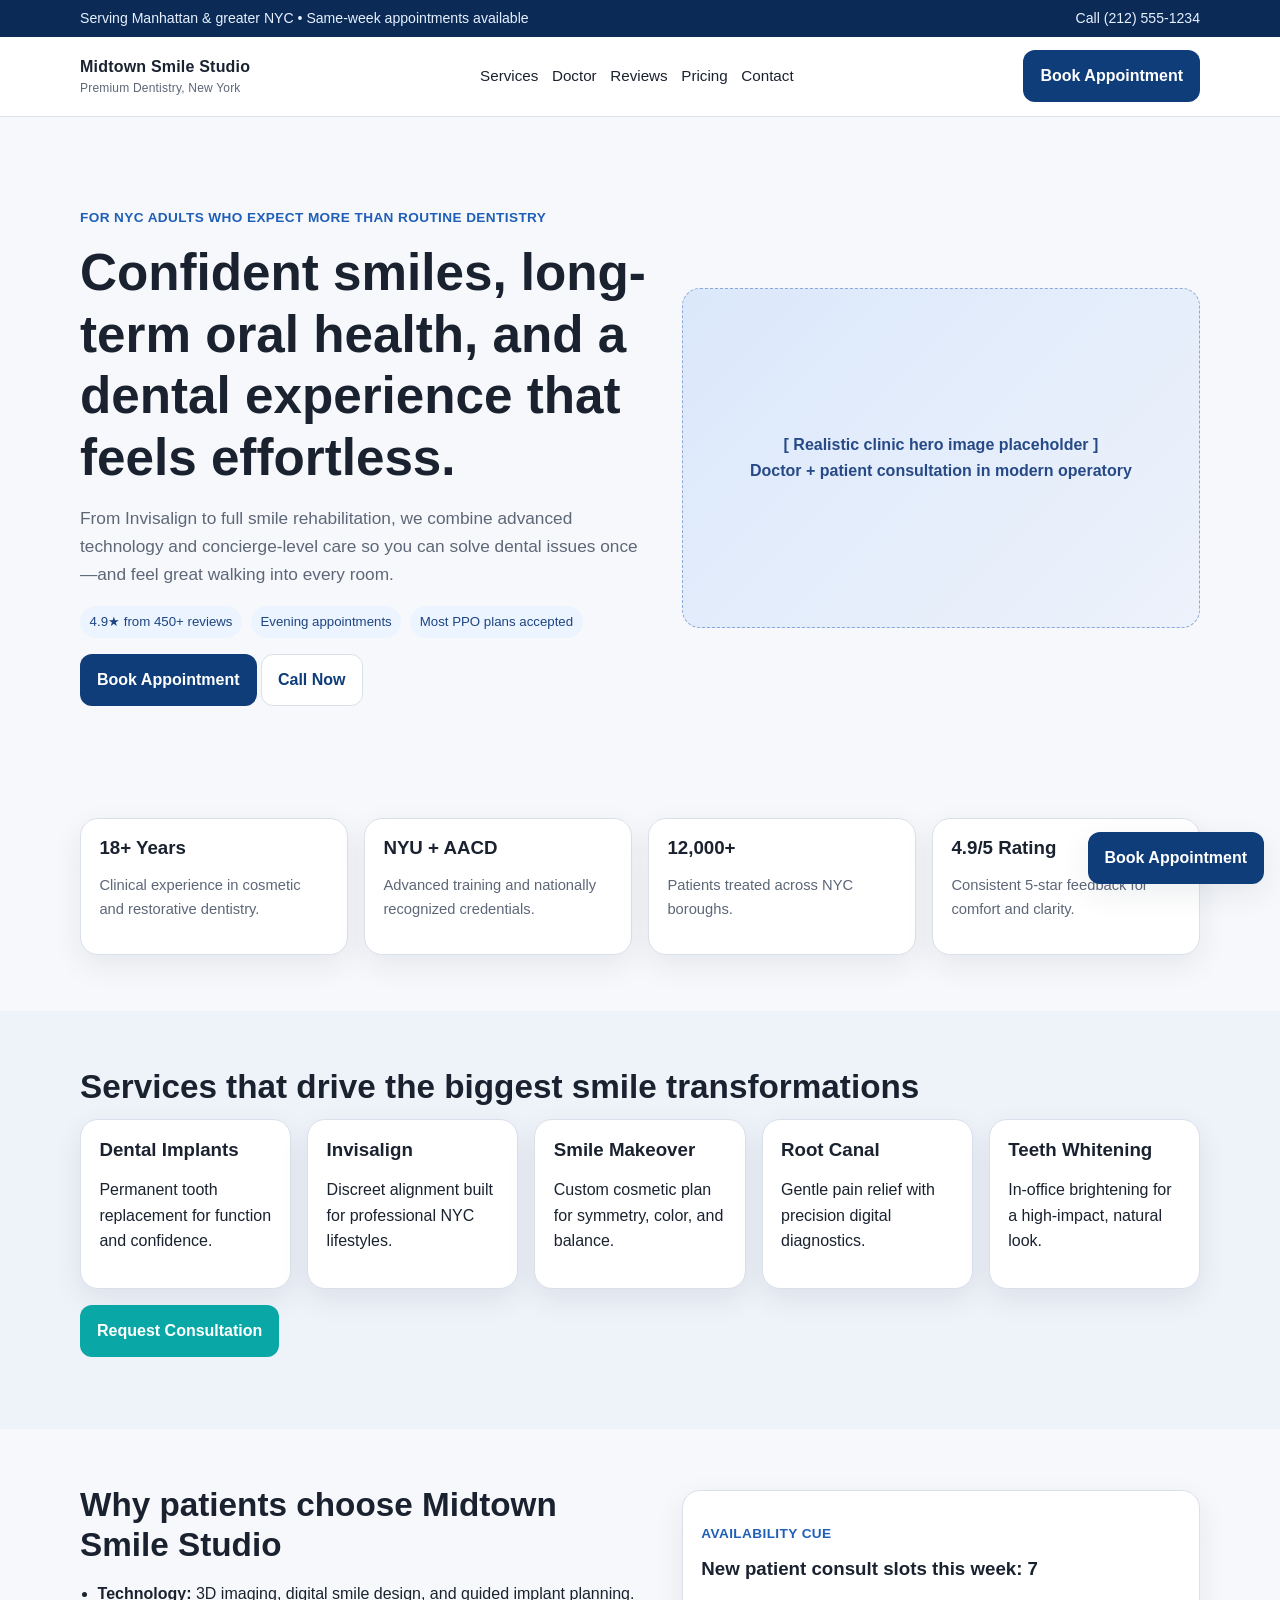
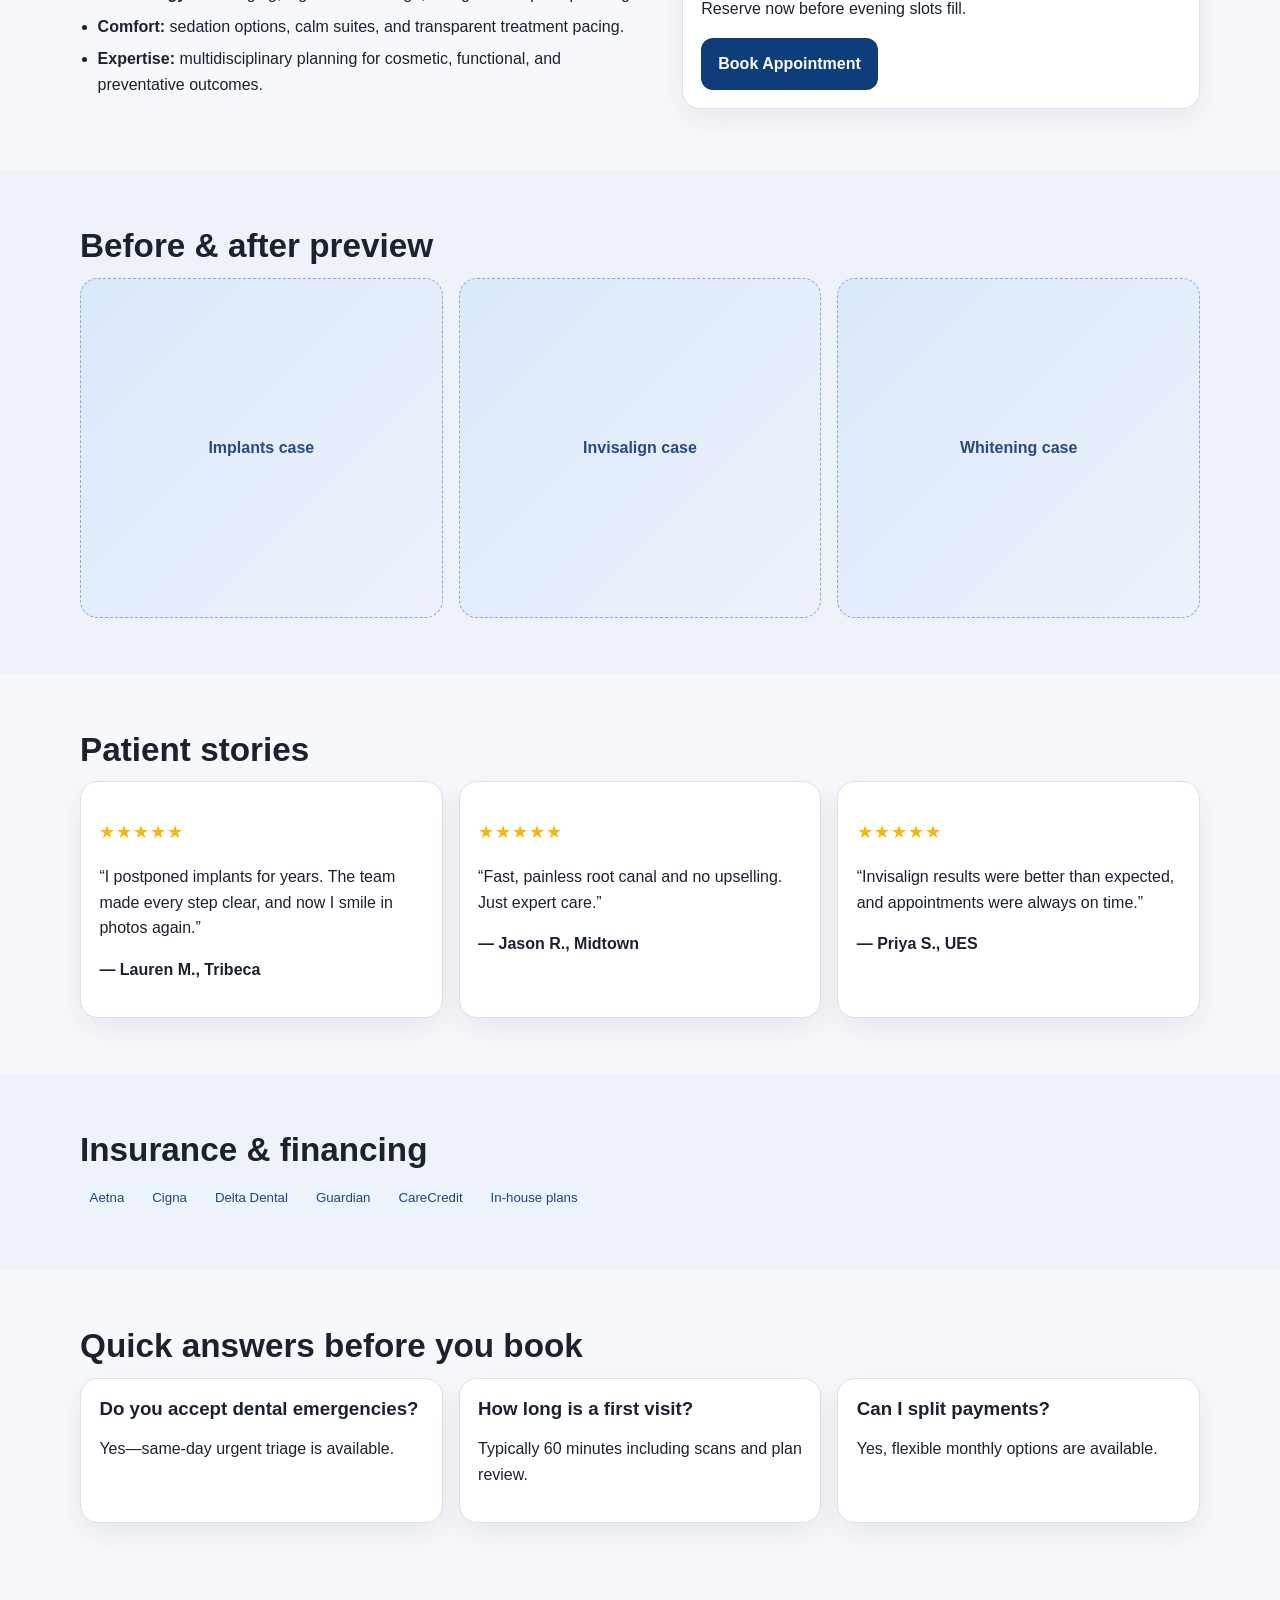
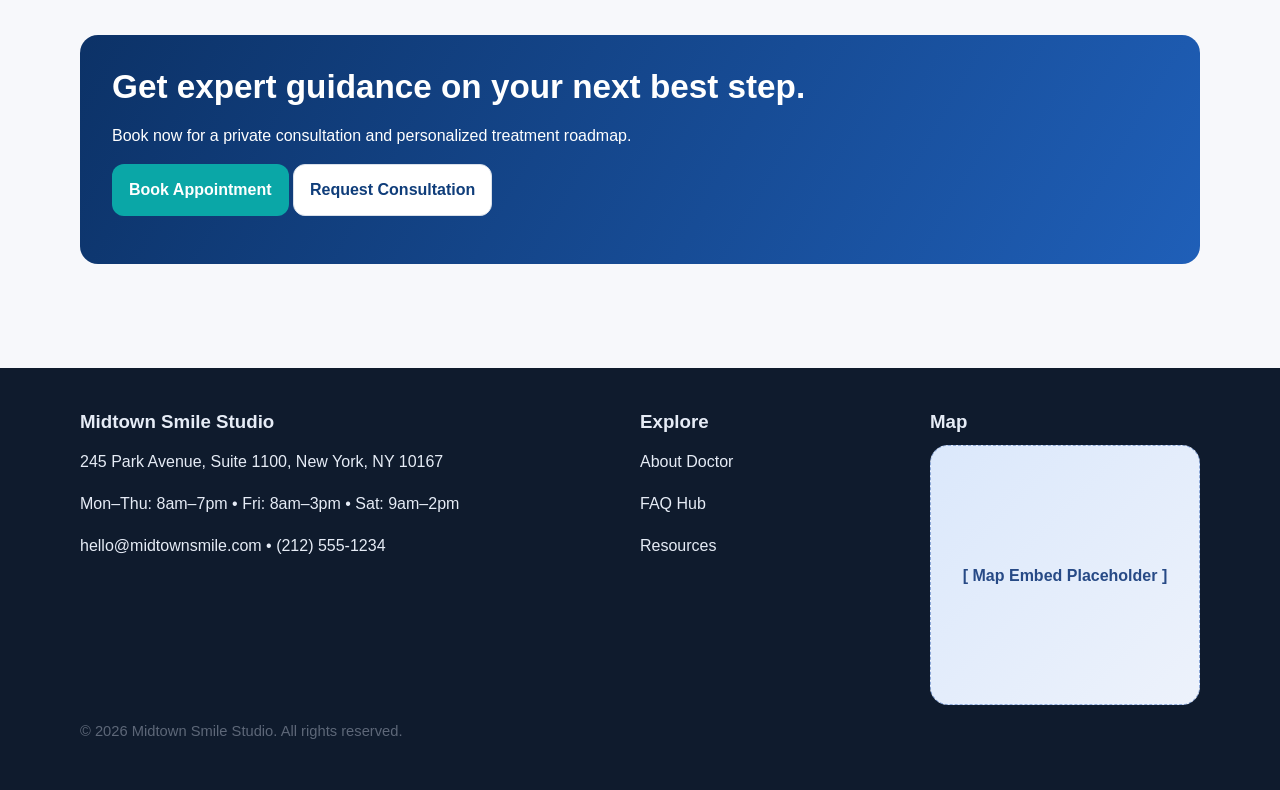
<file: index.html>
<!doctype html>
<html lang="en">
<head>
  <meta charset="UTF-8" />
  <meta name="viewport" content="width=device-width, initial-scale=1.0" />
  <title>Luxury Dental Care NYC | Midtown Modern Dentistry</title>
  <meta name="description" content="Modern, high-trust dental care in New York. Implants, Invisalign, smile makeovers, and preventative care with a comfort-first approach." />
  <link rel="stylesheet" href="styles.css" />
</head>
<body>
  <div class="top-strip"><div class="container"><span>Serving Manhattan & greater NYC • Same-week appointments available</span><a href="tel:+12125551234">Call (212) 555-1234</a></div></div>
  <header>
    <div class="container nav">
      <a class="logo" href="index.html">Midtown Smile Studio<small>Premium Dentistry, New York</small></a>
      <nav class="nav-links">
        <a href="service-template.html">Services</a><a href="about.html">Doctor</a><a href="reviews-gallery.html">Reviews</a><a href="pricing-financing.html">Pricing</a><a href="contact-booking.html">Contact</a>
      </nav>
      <a class="btn btn-primary" href="contact-booking.html">Book Appointment</a>
    </div>
  </header>

  <main>
    <section class="hero">
      <div class="container grid-2">
        <div class="fade-in">
          <p class="kicker">For NYC adults who expect more than routine dentistry</p>
          <h1>Confident smiles, long-term oral health, and a dental experience that feels effortless.</h1>
          <p class="lead">From Invisalign to full smile rehabilitation, we combine advanced technology and concierge-level care so you can solve dental issues once—and feel great walking into every room.</p>
          <div class="badges"><span class="badge">4.9★ from 450+ reviews</span><span class="badge">Evening appointments</span><span class="badge">Most PPO plans accepted</span></div>
          <p><a class="btn btn-primary" href="contact-booking.html">Book Appointment</a> <a class="btn btn-secondary" href="tel:+12125551234">Call Now</a></p>
        </div>
        <div class="placeholder fade-in">[ Realistic clinic hero image placeholder ]<br/>Doctor + patient consultation in modern operatory</div>
      </div>
    </section>

    <section class="section"><div class="container">
      <div class="stats fade-in">
        <article class="card"><h3>18+ Years</h3><p class="note">Clinical experience in cosmetic and restorative dentistry.</p></article>
        <article class="card"><h3>NYU + AACD</h3><p class="note">Advanced training and nationally recognized credentials.</p></article>
        <article class="card"><h3>12,000+</h3><p class="note">Patients treated across NYC boroughs.</p></article>
        <article class="card"><h3>4.9/5 Rating</h3><p class="note">Consistent 5-star feedback for comfort and clarity.</p></article>
      </div></div>
    </section>

    <section class="section section-alt"><div class="container fade-in"><h2>Services that drive the biggest smile transformations</h2>
      <div class="services">
        <article class="card"><h3>Dental Implants</h3><p>Permanent tooth replacement for function and confidence.</p></article>
        <article class="card"><h3>Invisalign</h3><p>Discreet alignment built for professional NYC lifestyles.</p></article>
        <article class="card"><h3>Smile Makeover</h3><p>Custom cosmetic plan for symmetry, color, and balance.</p></article>
        <article class="card"><h3>Root Canal</h3><p>Gentle pain relief with precision digital diagnostics.</p></article>
        <article class="card"><h3>Teeth Whitening</h3><p>In-office brightening for a high-impact, natural look.</p></article>
      </div>
      <p><a class="btn btn-accent" href="service-template.html">Request Consultation</a></p>
    </div></section>

    <section class="section"><div class="container grid-2 fade-in">
      <div><h2>Why patients choose Midtown Smile Studio</h2>
        <ul><li><strong>Technology:</strong> 3D imaging, digital smile design, and guided implant planning.</li><li><strong>Comfort:</strong> sedation options, calm suites, and transparent treatment pacing.</li><li><strong>Expertise:</strong> multidisciplinary planning for cosmetic, functional, and preventative outcomes.</li></ul>
      </div><div class="card"><p class="kicker">Availability cue</p><h3>New patient consult slots this week: 7</h3><p>Reserve now before evening slots fill.</p><a class="btn btn-primary" href="contact-booking.html">Book Appointment</a></div>
    </div></section>

    <section class="section section-alt"><div class="container fade-in"><h2>Before & after preview</h2><div class="gallery"><div class="placeholder">Implants case</div><div class="placeholder">Invisalign case</div><div class="placeholder">Whitening case</div></div></div></section>

    <section class="section"><div class="container fade-in"><h2>Patient stories</h2><div class="reviews"><article class="card"><p class="rating">★★★★★</p><p>“I postponed implants for years. The team made every step clear, and now I smile in photos again.”</p><p><strong>— Lauren M., Tribeca</strong></p></article><article class="card"><p class="rating">★★★★★</p><p>“Fast, painless root canal and no upselling. Just expert care.”</p><p><strong>— Jason R., Midtown</strong></p></article><article class="card"><p class="rating">★★★★★</p><p>“Invisalign results were better than expected, and appointments were always on time.”</p><p><strong>— Priya S., UES</strong></p></article></div></div></section>

    <section class="section section-alt"><div class="container fade-in"><h2>Insurance & financing</h2><div class="badges"><span class="badge">Aetna</span><span class="badge">Cigna</span><span class="badge">Delta Dental</span><span class="badge">Guardian</span><span class="badge">CareCredit</span><span class="badge">In-house plans</span></div></div></section>

    <section class="section"><div class="container fade-in"><h2>Quick answers before you book</h2><div class="faq-grid"><article class="card"><h3>Do you accept dental emergencies?</h3><p>Yes—same-day urgent triage is available.</p></article><article class="card"><h3>How long is a first visit?</h3><p>Typically 60 minutes including scans and plan review.</p></article><article class="card"><h3>Can I split payments?</h3><p>Yes, flexible monthly options are available.</p></article></div></div></section>

    <section class="section"><div class="container cta-band fade-in"><h2>Get expert guidance on your next best step.</h2><p>Book now for a private consultation and personalized treatment roadmap.</p><p><a class="btn btn-accent" href="contact-booking.html">Book Appointment</a> <a class="btn btn-secondary" href="service-template.html">Request Consultation</a></p></div></section>
  </main>

  <footer><div class="container footer-grid">
    <div><h3>Midtown Smile Studio</h3><p>245 Park Avenue, Suite 1100, New York, NY 10167</p><p>Mon–Thu: 8am–7pm • Fri: 8am–3pm • Sat: 9am–2pm</p><p>hello@midtownsmile.com • (212) 555-1234</p></div>
    <div><h3>Explore</h3><p><a href="about.html">About Doctor</a></p><p><a href="faq.html">FAQ Hub</a></p><p><a href="blog.html">Resources</a></p></div>
    <div><h3>Map</h3><div class="placeholder map-placeholder">[ Map Embed Placeholder ]</div></div>
  </div><div class="container"><p class="note">© <span id="year"></span> Midtown Smile Studio. All rights reserved.</p></div></footer>
  <a class="btn btn-primary sticky-book" href="contact-booking.html">Book Appointment</a>
  <script src="script.js"></script>
</body>
</html>
</file>
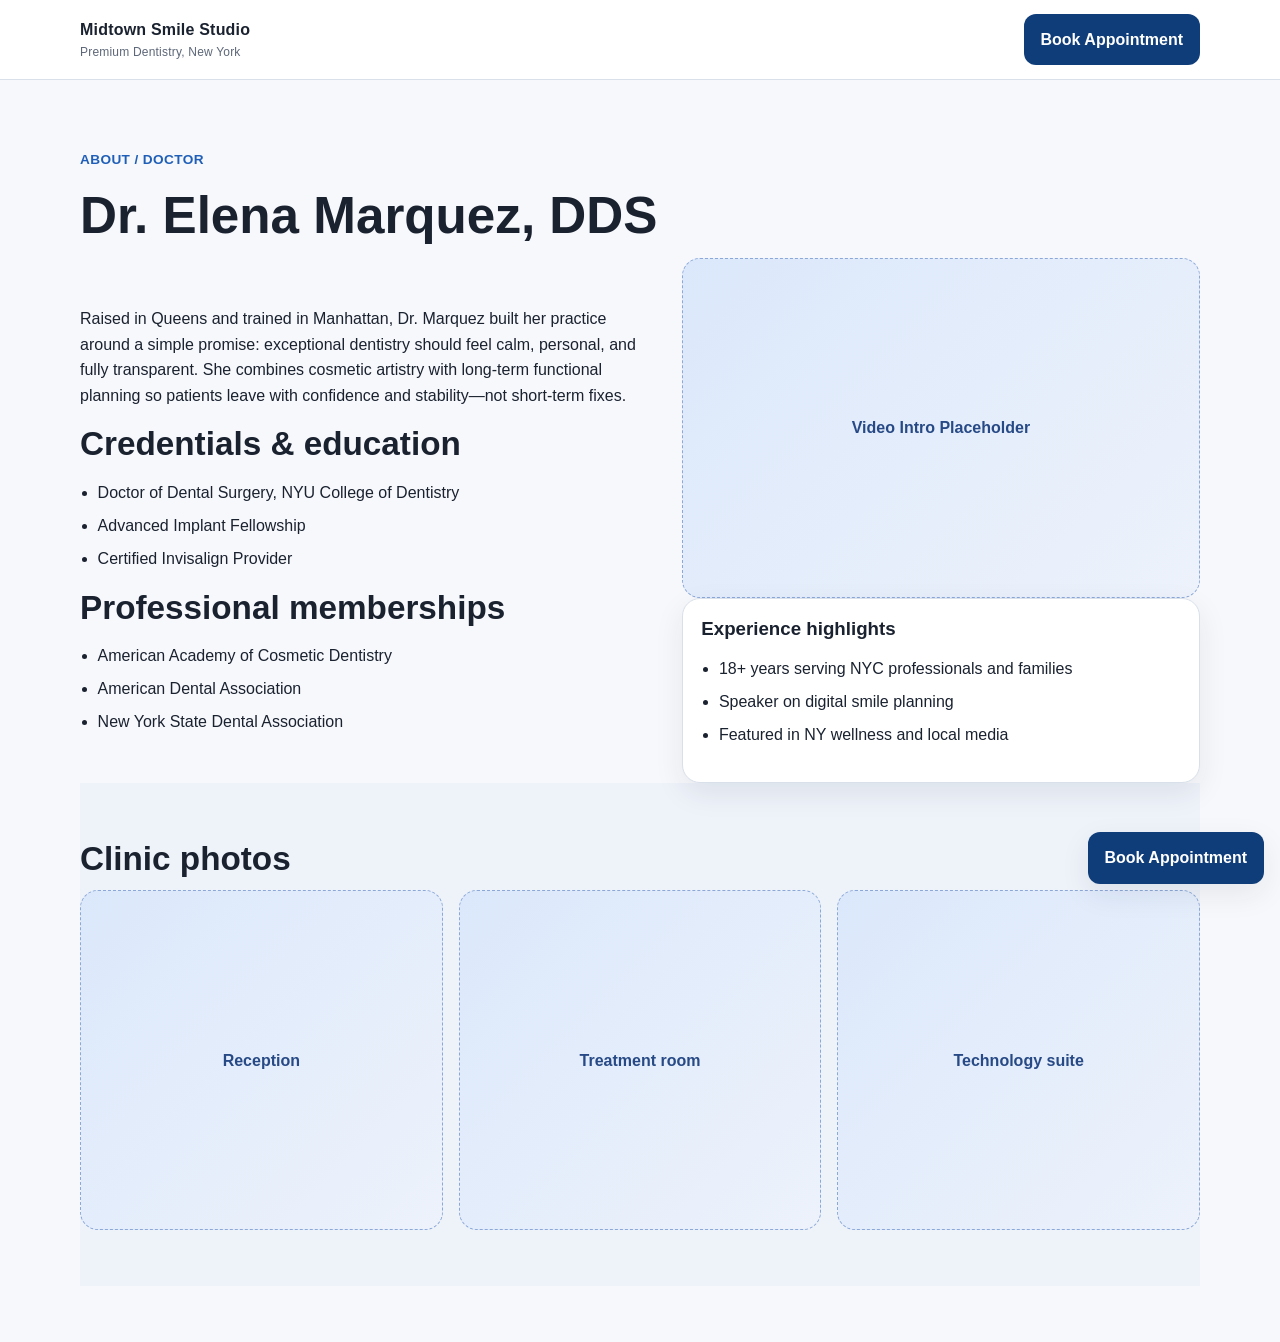
<file: about.html>
<!doctype html><html lang='en'><head><meta charset='UTF-8'><meta name='viewport' content='width=device-width, initial-scale=1.0'><title>About the Doctor | Midtown Smile Studio</title><meta name='description' content='Meet Dr. Elena Marquez: training, philosophy, memberships, and media recognition.'><link rel='stylesheet' href='styles.css'></head><body><header><div class='container nav'><a class='logo' href='index.html'>Midtown Smile Studio<small>Premium Dentistry, New York</small></a><a class='btn btn-primary' href='contact-booking.html'>Book Appointment</a></div></header><main class='section'><div class='container'><p class='kicker'>About / Doctor</p><h1>Dr. Elena Marquez, DDS</h1><div class='grid-2'><div><p>Raised in Queens and trained in Manhattan, Dr. Marquez built her practice around a simple promise: exceptional dentistry should feel calm, personal, and fully transparent. She combines cosmetic artistry with long-term functional planning so patients leave with confidence and stability—not short-term fixes.</p><h2>Credentials & education</h2><ul><li>Doctor of Dental Surgery, NYU College of Dentistry</li><li>Advanced Implant Fellowship</li><li>Certified Invisalign Provider</li></ul><h2>Professional memberships</h2><ul><li>American Academy of Cosmetic Dentistry</li><li>American Dental Association</li><li>New York State Dental Association</li></ul></div><div><div class='placeholder'>Video Intro Placeholder</div><div class='card'><h3>Experience highlights</h3><ul><li>18+ years serving NYC professionals and families</li><li>Speaker on digital smile planning</li><li>Featured in NY wellness and local media</li></ul></div></div></div><section class='section section-alt'><h2>Clinic photos</h2><div class='gallery'><div class='placeholder'>Reception</div><div class='placeholder'>Treatment room</div><div class='placeholder'>Technology suite</div></div></section></div></main><a class='btn btn-primary sticky-book' href='contact-booking.html'>Book Appointment</a><script src='script.js'></script></body></html>
</file>
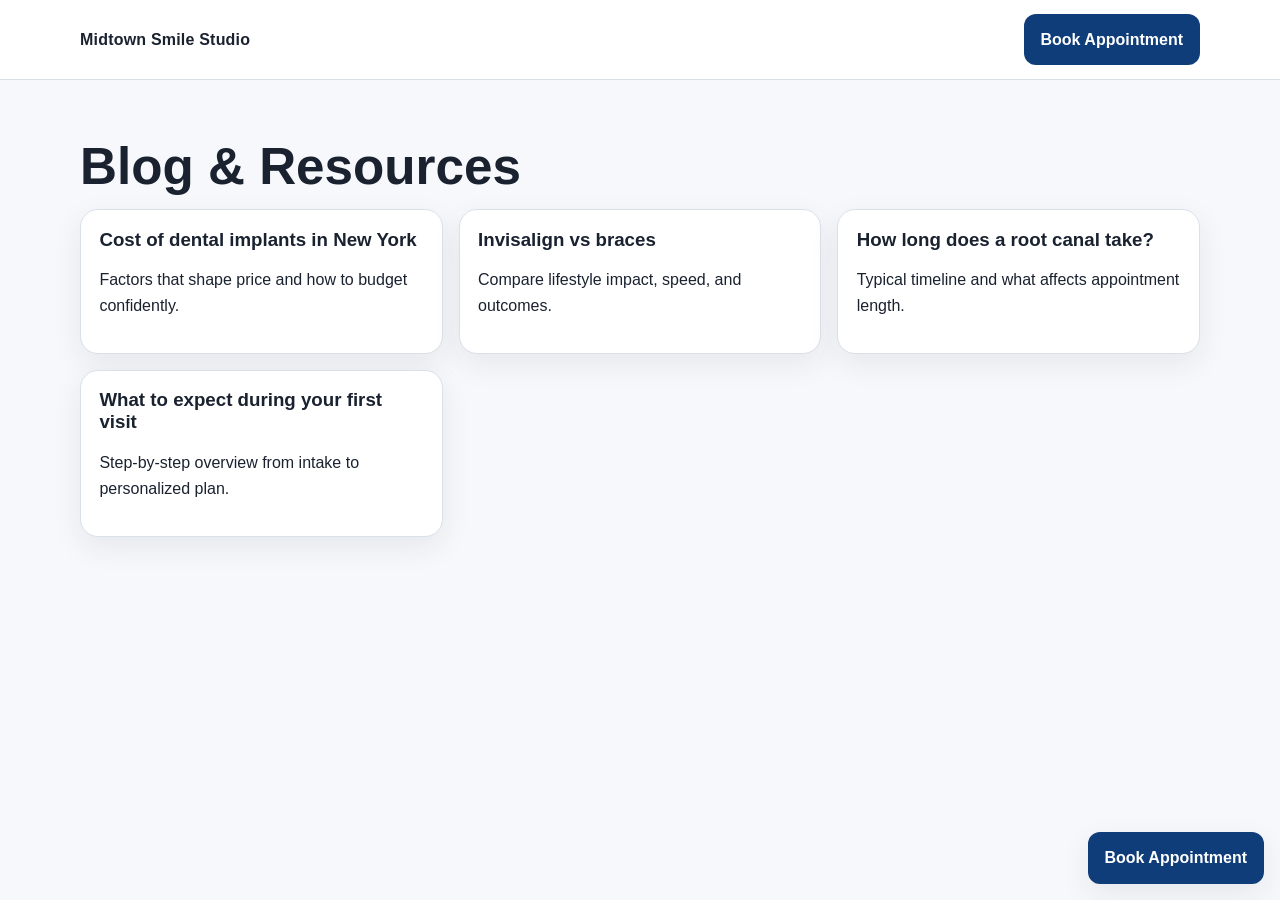
<file: blog.html>
<!doctype html><html lang='en'><head><meta charset='UTF-8'><meta name='viewport' content='width=device-width, initial-scale=1.0'><title>Dental Resources | Midtown Smile Studio</title><meta name='description' content='SEO resource hub with practical dental guides for NYC patients.'><link rel='stylesheet' href='styles.css'></head><body><header><div class='container nav'><a class='logo' href='index.html'>Midtown Smile Studio</a><a class='btn btn-primary' href='contact-booking.html'>Book Appointment</a></div></header><main class='section'><div class='container'><h1>Blog & Resources</h1><div class='blog-grid'><article class='card'><h3>Cost of dental implants in New York</h3><p>Factors that shape price and how to budget confidently.</p></article><article class='card'><h3>Invisalign vs braces</h3><p>Compare lifestyle impact, speed, and outcomes.</p></article><article class='card'><h3>How long does a root canal take?</h3><p>Typical timeline and what affects appointment length.</p></article><article class='card'><h3>What to expect during your first visit</h3><p>Step-by-step overview from intake to personalized plan.</p></article></div></div></main><a class='btn btn-primary sticky-book' href='contact-booking.html'>Book Appointment</a><script src='script.js'></script></body></html>
</file>
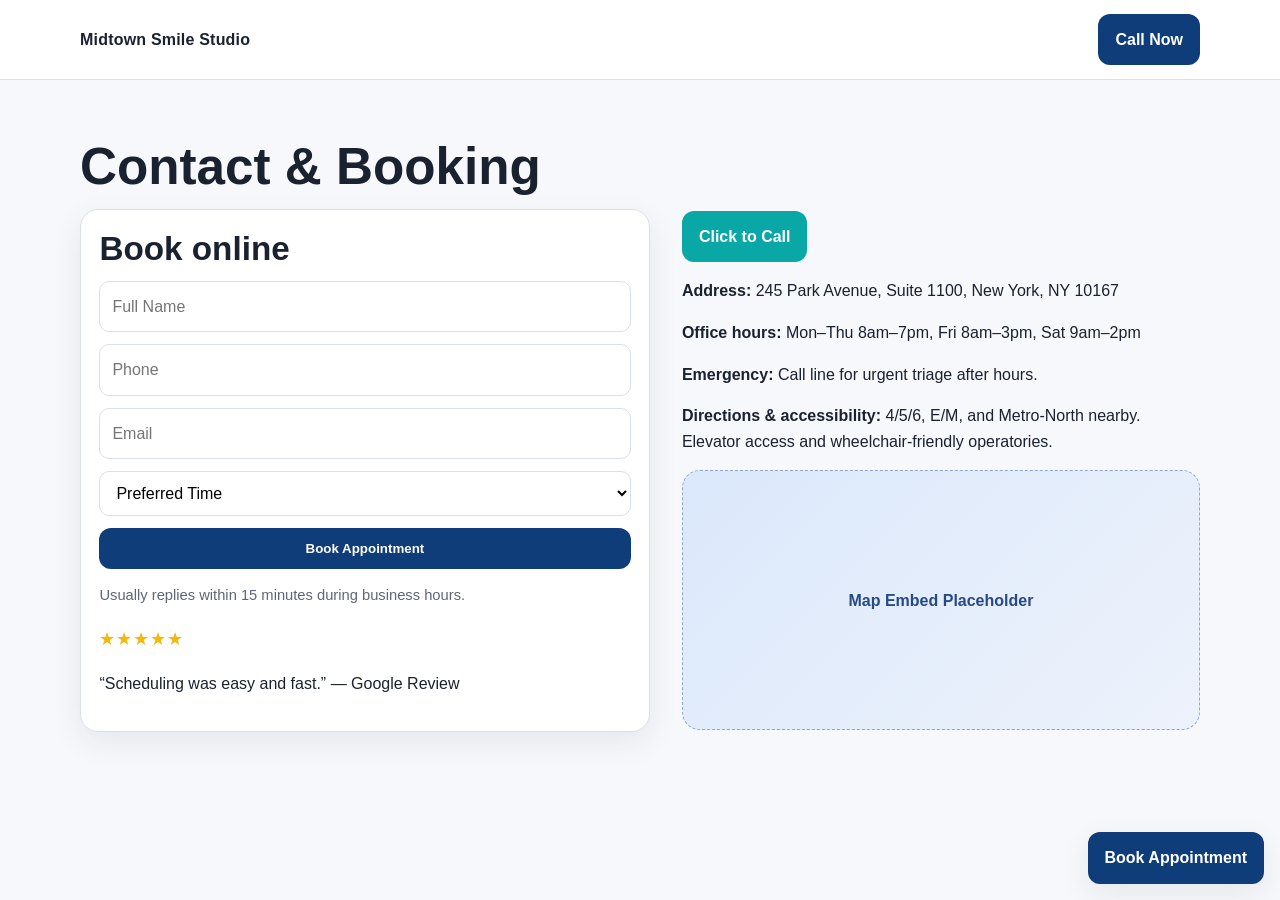
<file: contact-booking.html>
<!doctype html><html lang='en'><head><meta charset='UTF-8'><meta name='viewport' content='width=device-width, initial-scale=1.0'><title>Contact & Booking | Midtown Smile Studio</title><meta name='description' content='Book online, call now, get directions, and view office hours for Midtown Smile Studio in NYC.'><link rel='stylesheet' href='styles.css'></head><body><header><div class='container nav'><a class='logo' href='index.html'>Midtown Smile Studio</a><a class='btn btn-primary' href='tel:+12125551234'>Call Now</a></div></header><main class='section'><div class='container'><h1>Contact & Booking</h1><div class='grid-2'><section class='card'><h2>Book online</h2><form><input placeholder='Full Name' required><input placeholder='Phone' required><input placeholder='Email' type='email' required><select><option>Preferred Time</option><option>Morning</option><option>Midday</option><option>Evening</option></select><button class='btn btn-primary' type='submit'>Book Appointment</button></form><p class='note'>Usually replies within 15 minutes during business hours.</p><p class='rating'>★★★★★</p><p>“Scheduling was easy and fast.” — Google Review</p></section><section><a class='btn btn-accent' href='tel:+12125551234'>Click to Call</a><p><strong>Address:</strong> 245 Park Avenue, Suite 1100, New York, NY 10167</p><p><strong>Office hours:</strong> Mon–Thu 8am–7pm, Fri 8am–3pm, Sat 9am–2pm</p><p><strong>Emergency:</strong> Call line for urgent triage after hours.</p><p><strong>Directions & accessibility:</strong> 4/5/6, E/M, and Metro-North nearby. Elevator access and wheelchair-friendly operatories.</p><div class='placeholder map-placeholder'>Map Embed Placeholder</div></section></div></div></main><a class='btn btn-primary sticky-book' href='contact-booking.html'>Book Appointment</a><script src='script.js'></script></body></html>
</file>
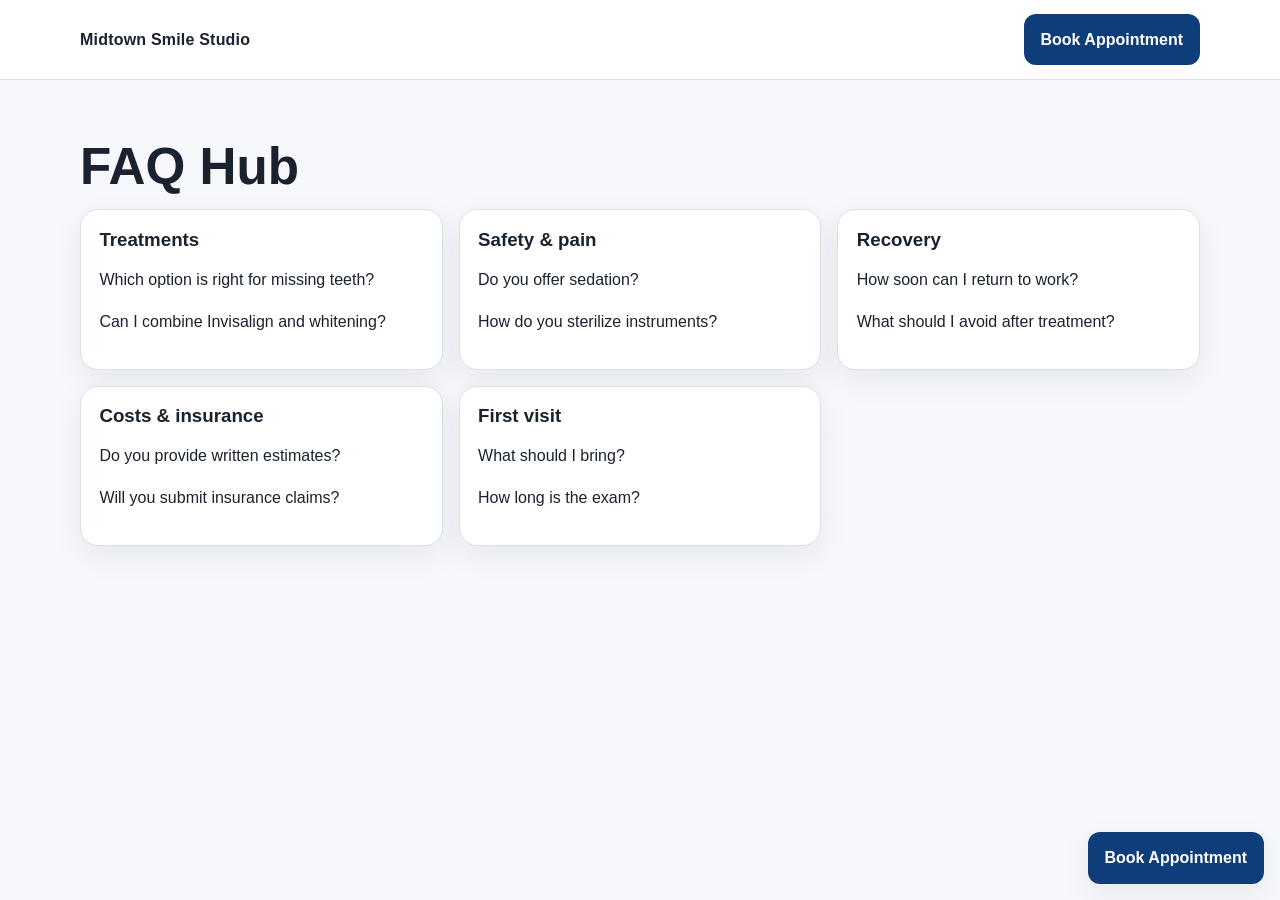
<file: faq.html>
<!doctype html><html lang='en'><head><meta charset='UTF-8'><meta name='viewport' content='width=device-width, initial-scale=1.0'><title>FAQ Hub | Midtown Smile Studio</title><meta name='description' content='Grouped FAQs for treatments, safety, recovery, costs, insurance, and first visits.'><link rel='stylesheet' href='styles.css'></head><body><header><div class='container nav'><a class='logo' href='index.html'>Midtown Smile Studio</a><a class='btn btn-primary' href='contact-booking.html'>Book Appointment</a></div></header><main class='section'><div class='container'><h1>FAQ Hub</h1><div class='faq-grid'><article class='card'><h3>Treatments</h3><p>Which option is right for missing teeth?</p><p>Can I combine Invisalign and whitening?</p></article><article class='card'><h3>Safety & pain</h3><p>Do you offer sedation?</p><p>How do you sterilize instruments?</p></article><article class='card'><h3>Recovery</h3><p>How soon can I return to work?</p><p>What should I avoid after treatment?</p></article><article class='card'><h3>Costs & insurance</h3><p>Do you provide written estimates?</p><p>Will you submit insurance claims?</p></article><article class='card'><h3>First visit</h3><p>What should I bring?</p><p>How long is the exam?</p></article></div></div></main><a class='btn btn-primary sticky-book' href='contact-booking.html'>Book Appointment</a><script src='script.js'></script></body></html>
</file>
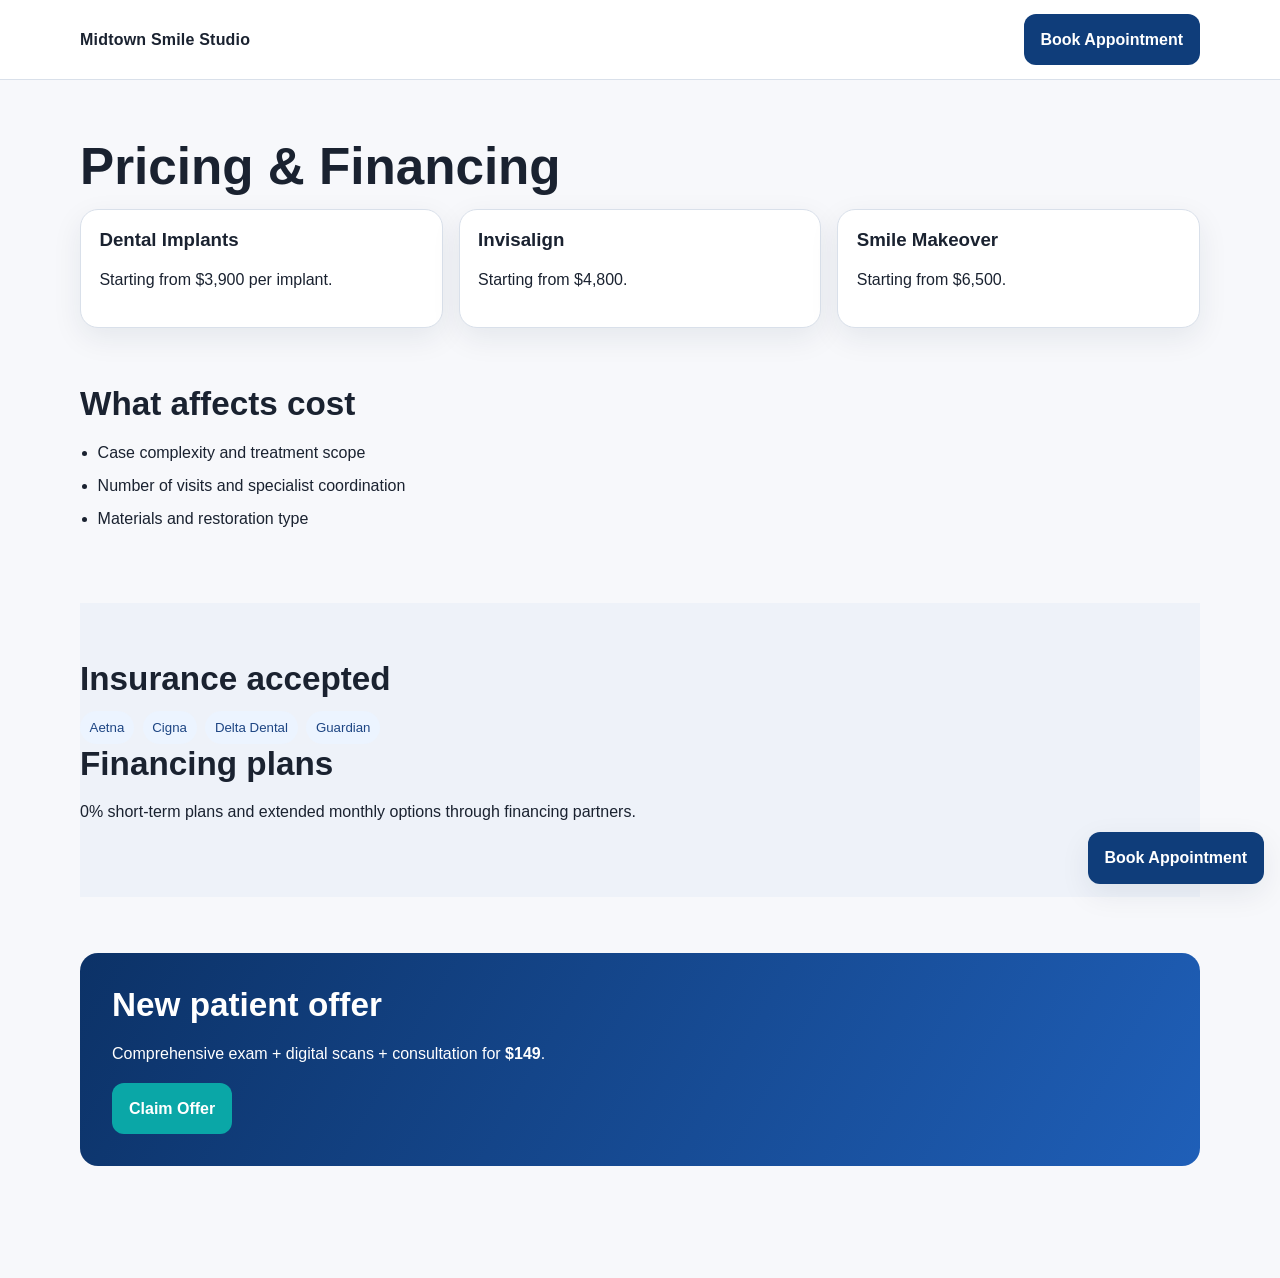
<file: pricing-financing.html>
<!doctype html><html lang='en'><head><meta charset='UTF-8'><meta name='viewport' content='width=device-width, initial-scale=1.0'><title>Pricing & Financing | Midtown Smile Studio</title><meta name='description' content='Transparent starting prices, insurance acceptance, and monthly financing options.'><link rel='stylesheet' href='styles.css'></head><body><header><div class='container nav'><a class='logo' href='index.html'>Midtown Smile Studio</a><a class='btn btn-primary' href='contact-booking.html'>Book Appointment</a></div></header><main class='section'><div class='container'><h1>Pricing & Financing</h1><div class='pricing-grid'><article class='card'><h3>Dental Implants</h3><p>Starting from $3,900 per implant.</p></article><article class='card'><h3>Invisalign</h3><p>Starting from $4,800.</p></article><article class='card'><h3>Smile Makeover</h3><p>Starting from $6,500.</p></article></div><section class='section'><h2>What affects cost</h2><ul><li>Case complexity and treatment scope</li><li>Number of visits and specialist coordination</li><li>Materials and restoration type</li></ul></section><section class='section section-alt'><h2>Insurance accepted</h2><div class='badges'><span class='badge'>Aetna</span><span class='badge'>Cigna</span><span class='badge'>Delta Dental</span><span class='badge'>Guardian</span></div><h2>Financing plans</h2><p>0% short-term plans and extended monthly options through financing partners.</p></section><section class='section'><div class='cta-band'><h2>New patient offer</h2><p>Comprehensive exam + digital scans + consultation for <strong>$149</strong>.</p><a class='btn btn-accent' href='contact-booking.html'>Claim Offer</a></div></section></div></main><a class='btn btn-primary sticky-book' href='contact-booking.html'>Book Appointment</a><script src='script.js'></script></body></html>
</file>
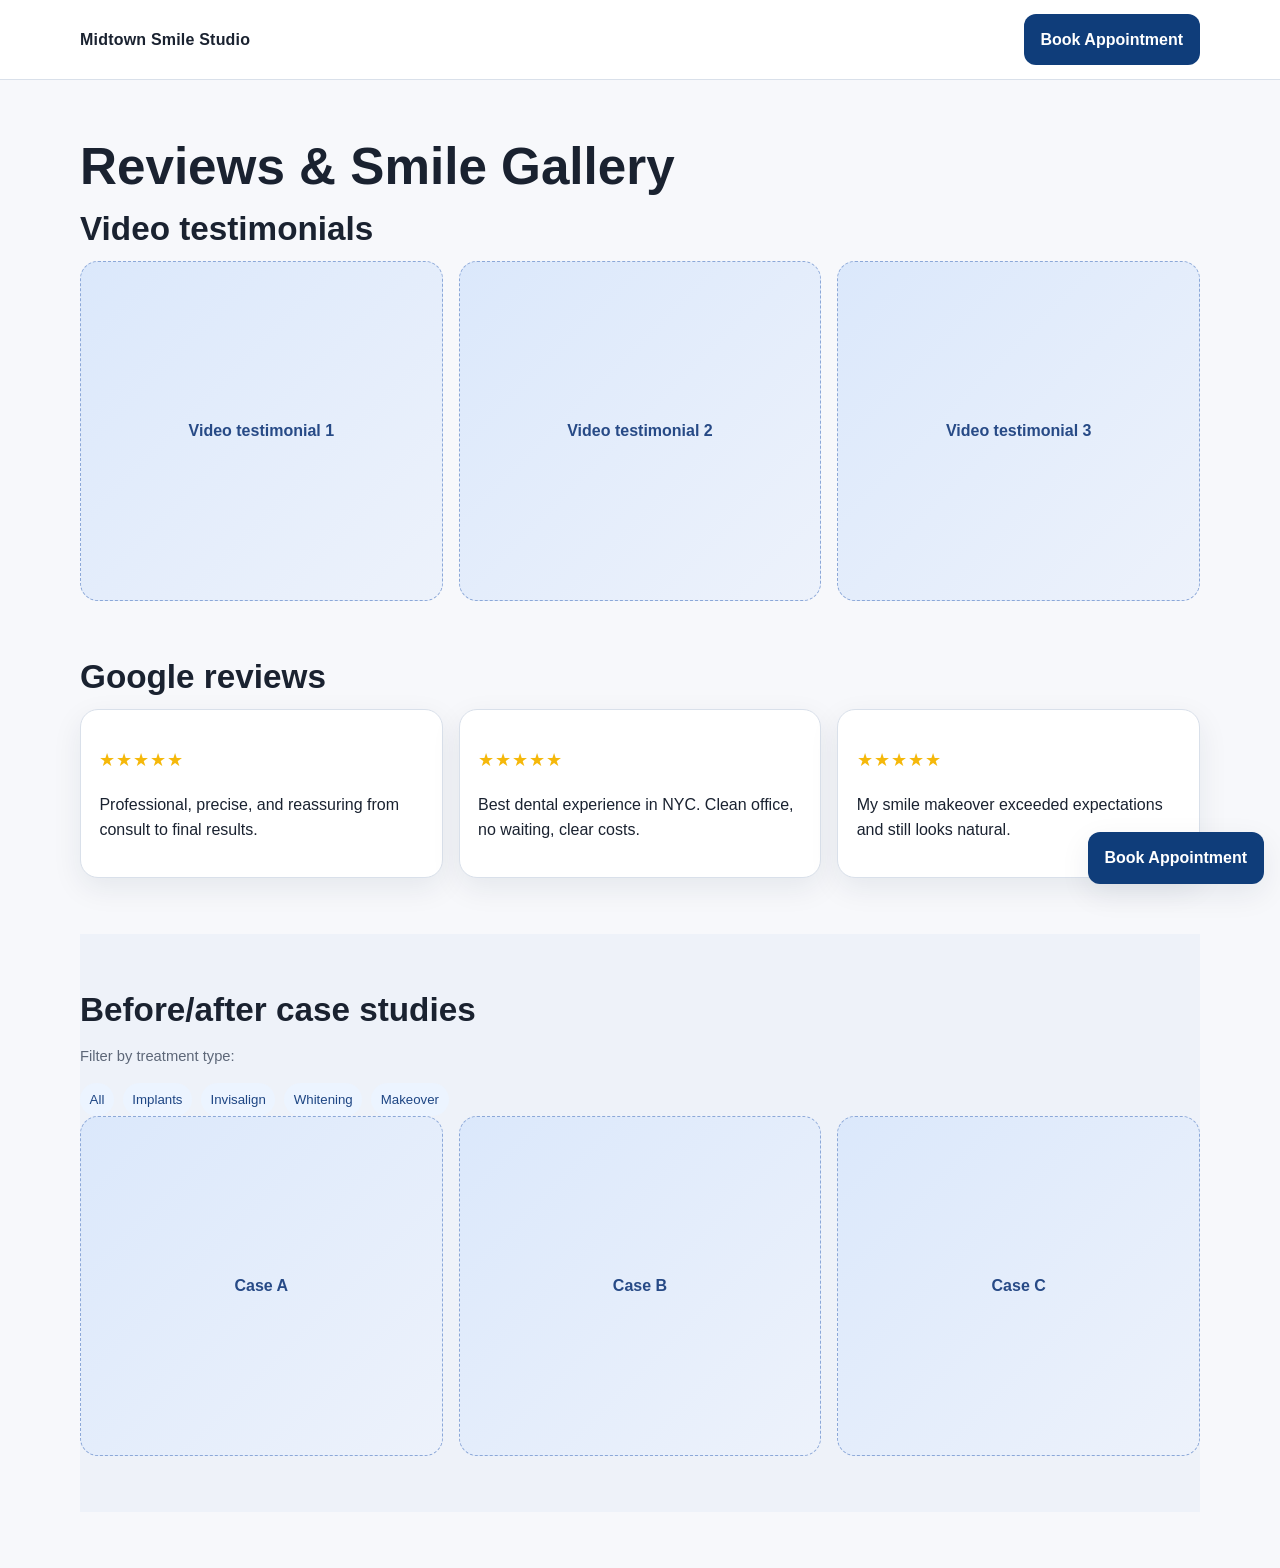
<file: reviews-gallery.html>
<!doctype html><html lang='en'><head><meta charset='UTF-8'><meta name='viewport' content='width=device-width, initial-scale=1.0'><title>Reviews & Smile Gallery | Midtown Smile Studio</title><meta name='description' content='Video testimonials, Google-style reviews, and before/after cases by treatment.'><link rel='stylesheet' href='styles.css'></head><body><header><div class='container nav'><a class='logo' href='index.html'>Midtown Smile Studio</a><a class='btn btn-primary' href='contact-booking.html'>Book Appointment</a></div></header><main class='section'><div class='container'><h1>Reviews & Smile Gallery</h1><section><h2>Video testimonials</h2><div class='gallery'><div class='placeholder'>Video testimonial 1</div><div class='placeholder'>Video testimonial 2</div><div class='placeholder'>Video testimonial 3</div></div></section><section class='section'><h2>Google reviews</h2><div class='reviews'><article class='card'><p class='rating'>★★★★★</p><p>Professional, precise, and reassuring from consult to final results.</p></article><article class='card'><p class='rating'>★★★★★</p><p>Best dental experience in NYC. Clean office, no waiting, clear costs.</p></article><article class='card'><p class='rating'>★★★★★</p><p>My smile makeover exceeded expectations and still looks natural.</p></article></div></section><section class='section section-alt'><h2>Before/after case studies</h2><p class='note'>Filter by treatment type:</p><div class='badges'><span class='badge'>All</span><span class='badge'>Implants</span><span class='badge'>Invisalign</span><span class='badge'>Whitening</span><span class='badge'>Makeover</span></div><div class='filter-grid'><div class='placeholder'>Case A</div><div class='placeholder'>Case B</div><div class='placeholder'>Case C</div></div></section></div></main><a class='btn btn-primary sticky-book' href='contact-booking.html'>Book Appointment</a><script src='script.js'></script></body></html>
</file>
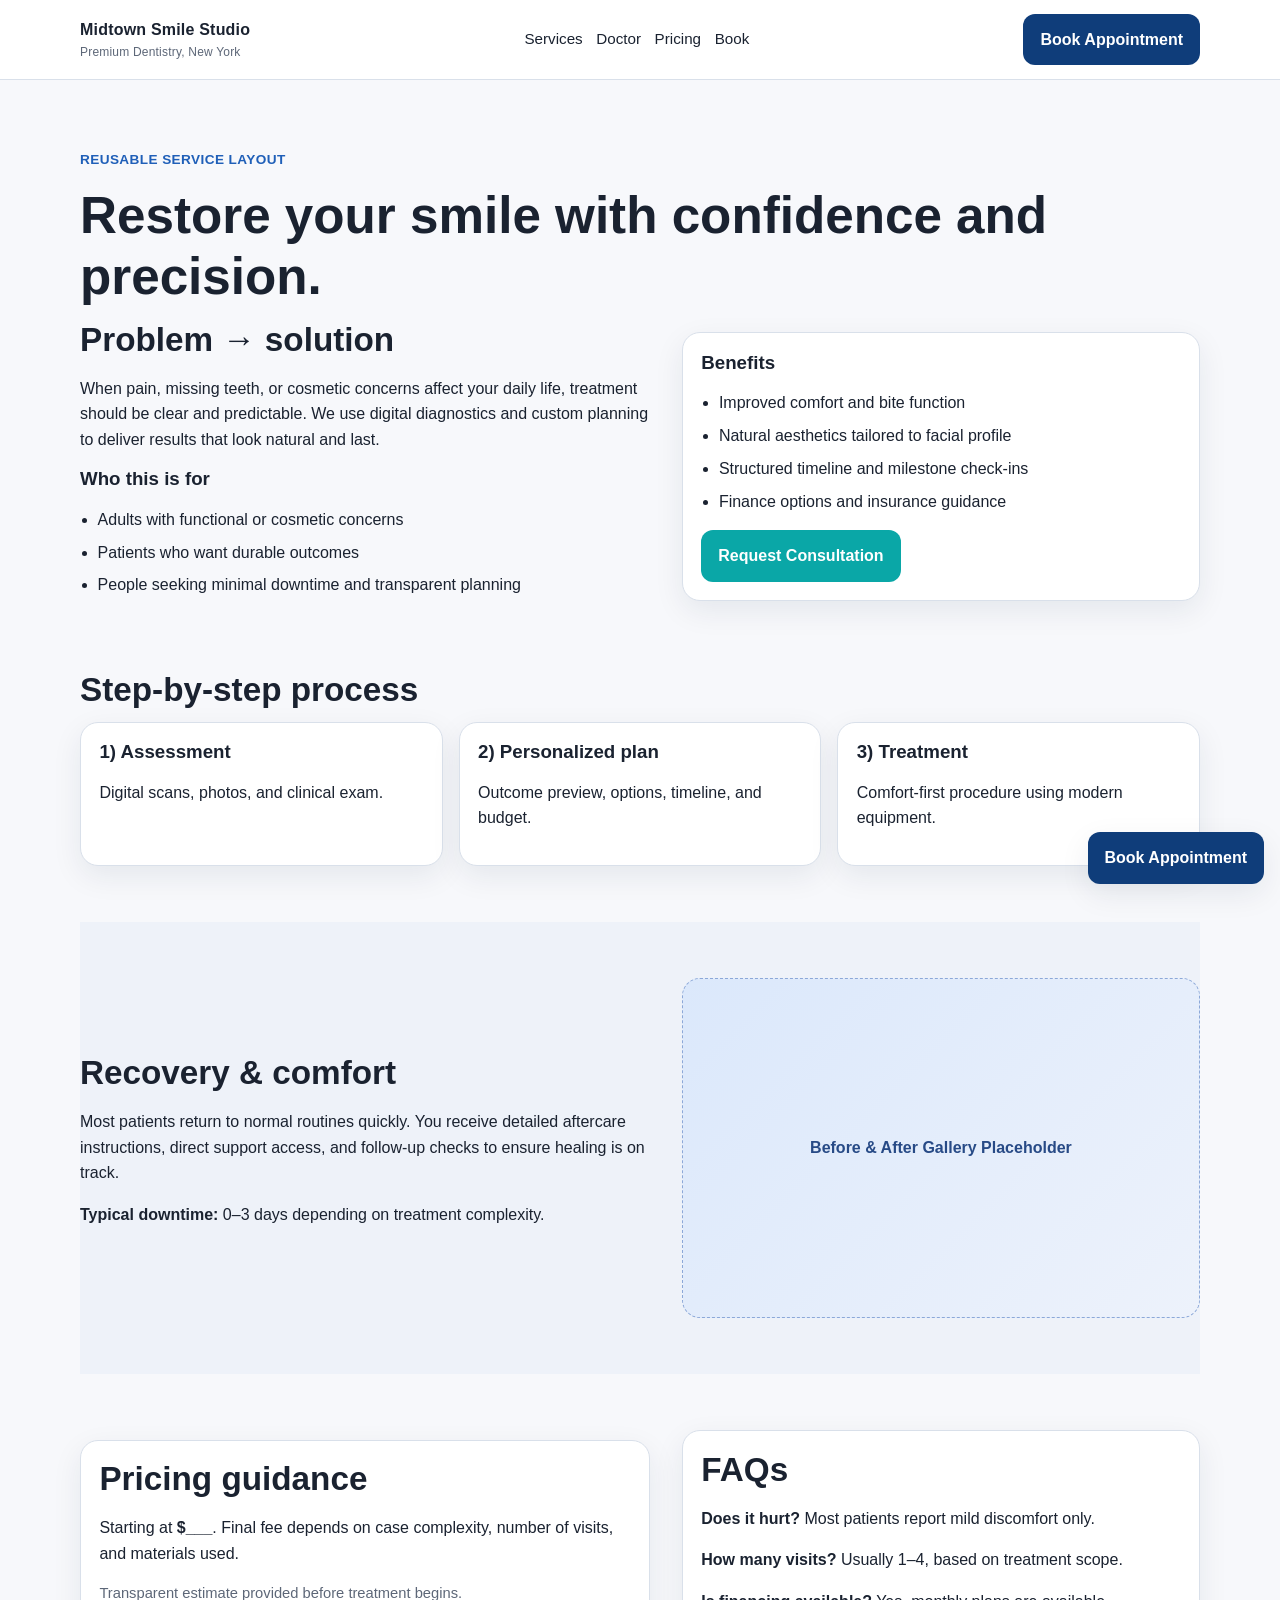
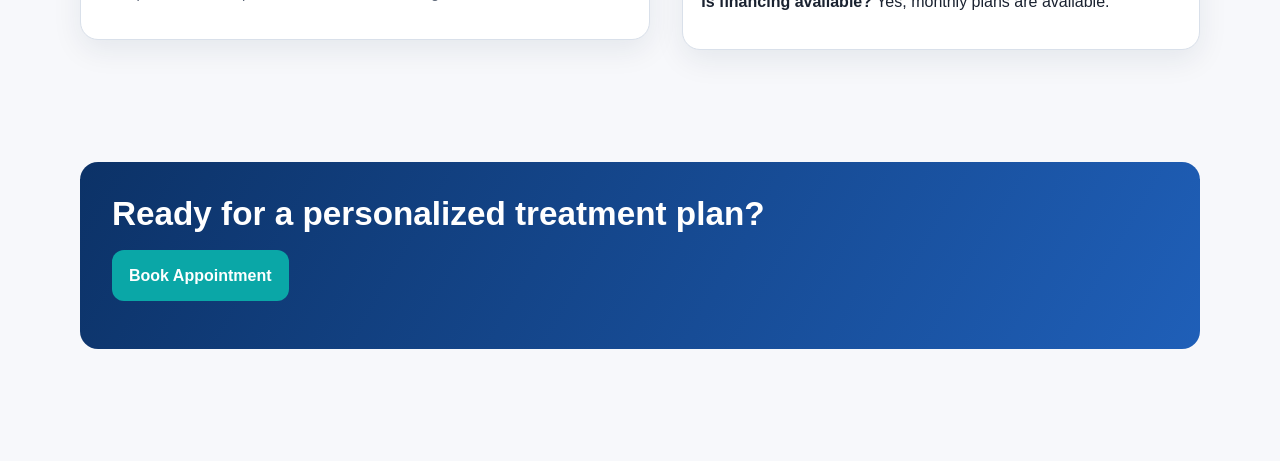
<file: service-template.html>
<!doctype html><html lang='en'><head><meta charset='UTF-8'><meta name='viewport' content='width=device-width, initial-scale=1.0'><title>Service Template | Midtown Smile Studio</title><meta name='description' content='Outcome-focused dental service page template with benefits, process, recovery details, pricing guidance, and FAQs.'><link rel='stylesheet' href='styles.css'></head><body>
<header><div class='container nav'><a class='logo' href='index.html'>Midtown Smile Studio<small>Premium Dentistry, New York</small></a><nav class='nav-links'><a href='service-template.html'>Services</a><a href='about.html'>Doctor</a><a href='pricing-financing.html'>Pricing</a><a href='contact-booking.html'>Book</a></nav><a class='btn btn-primary' href='contact-booking.html'>Book Appointment</a></div></header>
<main class='section'><div class='container'>
<p class='kicker'>Reusable Service Layout</p><h1>Restore your smile with confidence and precision.</h1>
<div class='grid-2 fade-in'><div><h2>Problem → solution</h2><p>When pain, missing teeth, or cosmetic concerns affect your daily life, treatment should be clear and predictable. We use digital diagnostics and custom planning to deliver results that look natural and last.</p><h3>Who this is for</h3><ul><li>Adults with functional or cosmetic concerns</li><li>Patients who want durable outcomes</li><li>People seeking minimal downtime and transparent planning</li></ul></div><div class='card'><h3>Benefits</h3><ul><li>Improved comfort and bite function</li><li>Natural aesthetics tailored to facial profile</li><li>Structured timeline and milestone check-ins</li><li>Finance options and insurance guidance</li></ul><a class='btn btn-accent' href='contact-booking.html'>Request Consultation</a></div></div>
<section class='section'><h2>Step-by-step process</h2><div class='pricing-grid'><article class='card'><h3>1) Assessment</h3><p>Digital scans, photos, and clinical exam.</p></article><article class='card'><h3>2) Personalized plan</h3><p>Outcome preview, options, timeline, and budget.</p></article><article class='card'><h3>3) Treatment</h3><p>Comfort-first procedure using modern equipment.</p></article></div></section>
<section class='section section-alt'><div class='grid-2'><div><h2>Recovery & comfort</h2><p>Most patients return to normal routines quickly. You receive detailed aftercare instructions, direct support access, and follow-up checks to ensure healing is on track.</p><p><strong>Typical downtime:</strong> 0–3 days depending on treatment complexity.</p></div><div class='placeholder'>Before & After Gallery Placeholder</div></div></section>
<section class='section'><div class='grid-2'><article class='card'><h2>Pricing guidance</h2><p>Starting at <strong>$___</strong>. Final fee depends on case complexity, number of visits, and materials used.</p><p class='note'>Transparent estimate provided before treatment begins.</p></article><article class='card'><h2>FAQs</h2><p><strong>Does it hurt?</strong> Most patients report mild discomfort only.</p><p><strong>How many visits?</strong> Usually 1–4, based on treatment scope.</p><p><strong>Is financing available?</strong> Yes, monthly plans are available.</p></article></div></section>
<section class='section'><div class='cta-band'><h2>Ready for a personalized treatment plan?</h2><p><a class='btn btn-accent' href='contact-booking.html'>Book Appointment</a></p></div></section>
</div></main>
<a class='btn btn-primary sticky-book' href='contact-booking.html'>Book Appointment</a><script src='script.js'></script></body></html>
</file>
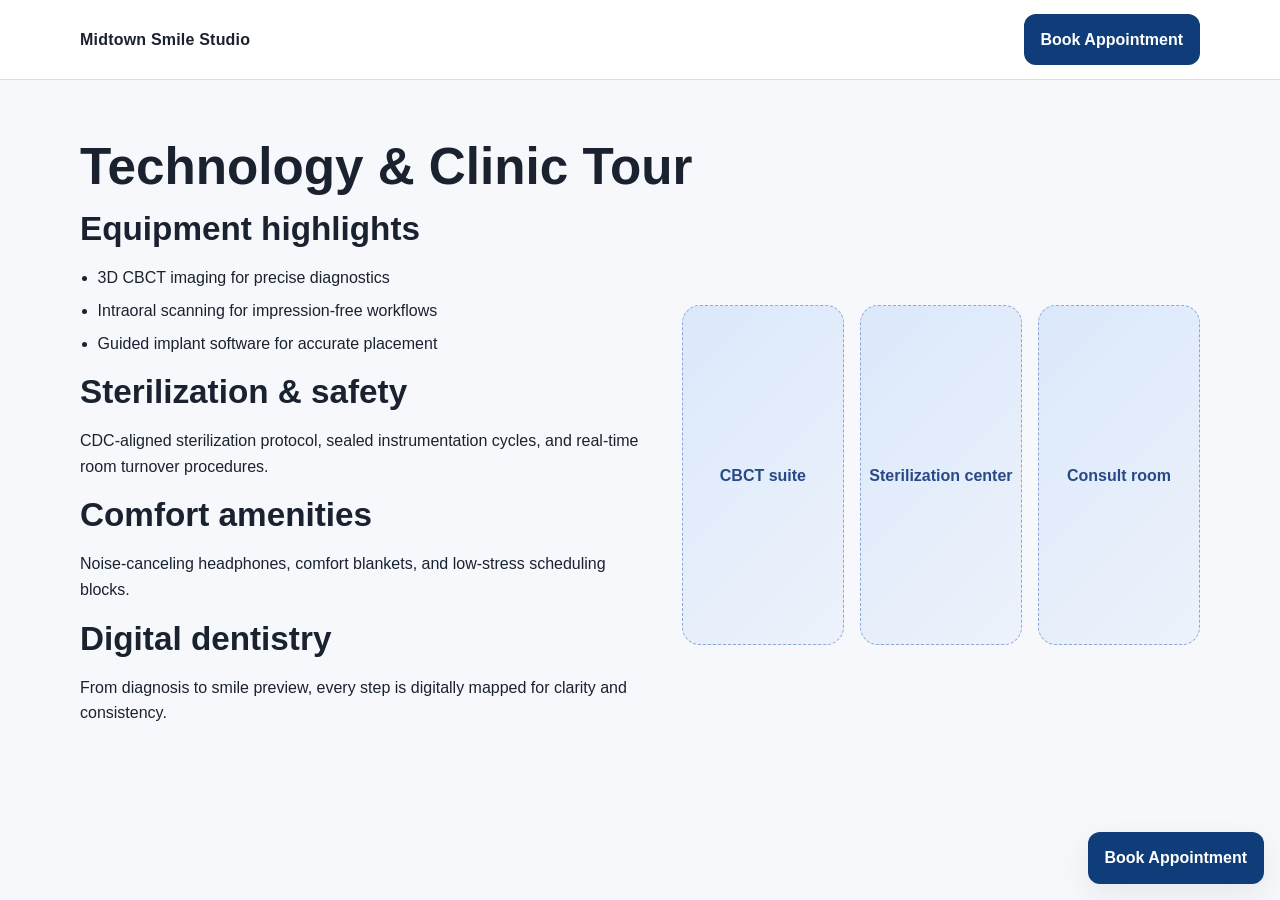
<file: technology-tour.html>
<!doctype html><html lang='en'><head><meta charset='UTF-8'><meta name='viewport' content='width=device-width, initial-scale=1.0'><title>Technology & Clinic Tour | Midtown Smile Studio</title><meta name='description' content='Explore our equipment, safety protocols, comfort amenities, and digital dentistry workflow.'><link rel='stylesheet' href='styles.css'></head><body><header><div class='container nav'><a class='logo' href='index.html'>Midtown Smile Studio</a><a class='btn btn-primary' href='contact-booking.html'>Book Appointment</a></div></header><main class='section'><div class='container'><h1>Technology & Clinic Tour</h1><div class='grid-2'><article><h2>Equipment highlights</h2><ul><li>3D CBCT imaging for precise diagnostics</li><li>Intraoral scanning for impression-free workflows</li><li>Guided implant software for accurate placement</li></ul><h2>Sterilization & safety</h2><p>CDC-aligned sterilization protocol, sealed instrumentation cycles, and real-time room turnover procedures.</p><h2>Comfort amenities</h2><p>Noise-canceling headphones, comfort blankets, and low-stress scheduling blocks.</p><h2>Digital dentistry</h2><p>From diagnosis to smile preview, every step is digitally mapped for clarity and consistency.</p></article><div class='gallery'><div class='placeholder'>CBCT suite</div><div class='placeholder'>Sterilization center</div><div class='placeholder'>Consult room</div></div></div></div></main><a class='btn btn-primary sticky-book' href='contact-booking.html'>Book Appointment</a><script src='script.js'></script></body></html>
</file>
<file: styles.css>
:root {
  --bg: #f7f8fb;
  --surface: #ffffff;
  --text: #1a2230;
  --muted: #5d6778;
  --primary: #0f3d7a;
  --primary-2: #1f5fb8;
  --accent: #0aa7a7;
  --border: #d9e0ea;
  --success: #0f8a4a;
  --shadow: 0 10px 30px rgba(16, 38, 68, 0.08);
  --radius: 18px;
}

* { box-sizing: border-box; }
body {
  margin: 0;
  font-family: "Inter", "Avenir Next", "Segoe UI", sans-serif;
  color: var(--text);
  background: var(--bg);
  line-height: 1.6;
}
img { max-width: 100%; display: block; }
a { color: inherit; text-decoration: none; }
.container { width: min(1120px, 92%); margin: 0 auto; }

.top-strip {
  background: #0b2b56;
  color: #e7f0ff;
  font-size: .88rem;
  padding: .45rem 0;
}
.top-strip .container { display:flex; justify-content:space-between; gap:1rem; flex-wrap:wrap; }

header {
  position: sticky;
  top: 0;
  z-index: 1000;
  background: rgba(255,255,255,.95);
  border-bottom: 1px solid var(--border);
  backdrop-filter: blur(7px);
}
.nav {
  display:flex;
  align-items:center;
  justify-content:space-between;
  padding: .85rem 0;
  gap: 1rem;
}
.logo { font-weight: 800; letter-spacing: .2px; }
.logo small { display:block; font-weight:500; color: var(--muted); font-size:.75rem; }
.nav-links { display:flex; flex-wrap:wrap; gap:.85rem; font-size:.95rem; }
.btn {
  display:inline-flex;
  align-items:center;
  justify-content:center;
  gap:.4rem;
  border-radius: 12px;
  border: 1px solid transparent;
  padding: .75rem 1rem;
  font-weight: 600;
  transition: transform .2s ease, background .2s ease;
}
.btn:hover { transform: translateY(-1px); }
.btn-primary { background: var(--primary); color:#fff; }
.btn-secondary { background:#fff; color:var(--primary); border-color: var(--border); }
.btn-accent { background: var(--accent); color:#fff; }

.hero {
  padding: 4.8rem 0 2.5rem;
}
.grid-2 { display:grid; grid-template-columns: 1.1fr 1fr; gap:2rem; align-items:center; }
h1,h2,h3 { line-height: 1.2; margin:0 0 .75rem; }
h1 { font-size: clamp(2rem, 4vw, 3.2rem); }
h2 { font-size: clamp(1.4rem, 2.6vw, 2.1rem); }
.section { padding: 3.5rem 0; }
.section-alt { background: #eef2f9; }
.lead { font-size: 1.08rem; color: var(--muted); }
.card {
  background: var(--surface);
  border: 1px solid var(--border);
  border-radius: var(--radius);
  padding: 1.15rem;
  box-shadow: var(--shadow);
}
.placeholder {
  height: 340px;
  background: linear-gradient(135deg, #dbe8fb, #edf2fb);
  border: 1px dashed #8ca8d8;
  border-radius: var(--radius);
  display:grid;
  place-items:center;
  color:#274a86;
  font-weight:600;
  text-align:center;
}
.stats, .services, .gallery, .reviews, .faq-grid, .pricing-grid, .blog-grid, .filter-grid {
  display:grid;
  gap:1rem;
}
.stats { grid-template-columns: repeat(4, 1fr); }
.services { grid-template-columns: repeat(5, 1fr); }
.gallery, .reviews, .faq-grid, .pricing-grid, .blog-grid, .filter-grid { grid-template-columns: repeat(3, 1fr); }
.kicker { color: var(--primary-2); font-weight:700; letter-spacing:.4px; font-size:.85rem; text-transform:uppercase; }
ul { padding-left: 1.1rem; }
li { margin-bottom: .45rem; }
.cta-band {
  background: linear-gradient(120deg, #0c3267, #1f5fb8);
  color:#fff;
  border-radius: var(--radius);
  padding: 2rem;
}
.rating { color: #f5b80a; font-size: 1.1rem; letter-spacing: 1px; }
form { display:grid; gap:.75rem; }
input, select, textarea {
  width:100%;
  border:1px solid var(--border);
  border-radius: 10px;
  padding: .75rem;
  font: inherit;
  background:#fff;
}
footer {
  margin-top: 3rem;
  background: #0f1b2d;
  color: #e6ecf6;
  padding: 2.7rem 0 2rem;
}
.footer-grid { display:grid; grid-template-columns: 2fr 1fr 1fr; gap:1.25rem; }
.sticky-book {
  position: fixed;
  right: 1rem;
  bottom: 1rem;
  z-index: 1001;
  box-shadow: var(--shadow);
}
.badges { display:flex; flex-wrap:wrap; gap:.55rem; }
.badge { background:#ecf4ff; color:#1d4583; padding:.35rem .6rem; border-radius:999px; font-size:.83rem; }
.note { color: var(--muted); font-size:.92rem; }
.map-placeholder { height: 260px; }
@media (max-width: 980px) {
  .grid-2, .stats, .services, .gallery, .reviews, .faq-grid, .pricing-grid, .blog-grid, .filter-grid, .footer-grid { grid-template-columns: 1fr 1fr; }
}
@media (max-width: 700px) {
  .nav-links { display:none; }
  .grid-2, .stats, .services, .gallery, .reviews, .faq-grid, .pricing-grid, .blog-grid, .filter-grid, .footer-grid { grid-template-columns: 1fr; }
  .hero { padding-top: 3rem; }
}
.fade-in { opacity: 0; transform: translateY(12px); transition: opacity .45s ease, transform .45s ease; }
.fade-in.visible { opacity: 1; transform: translateY(0); }
</file>
